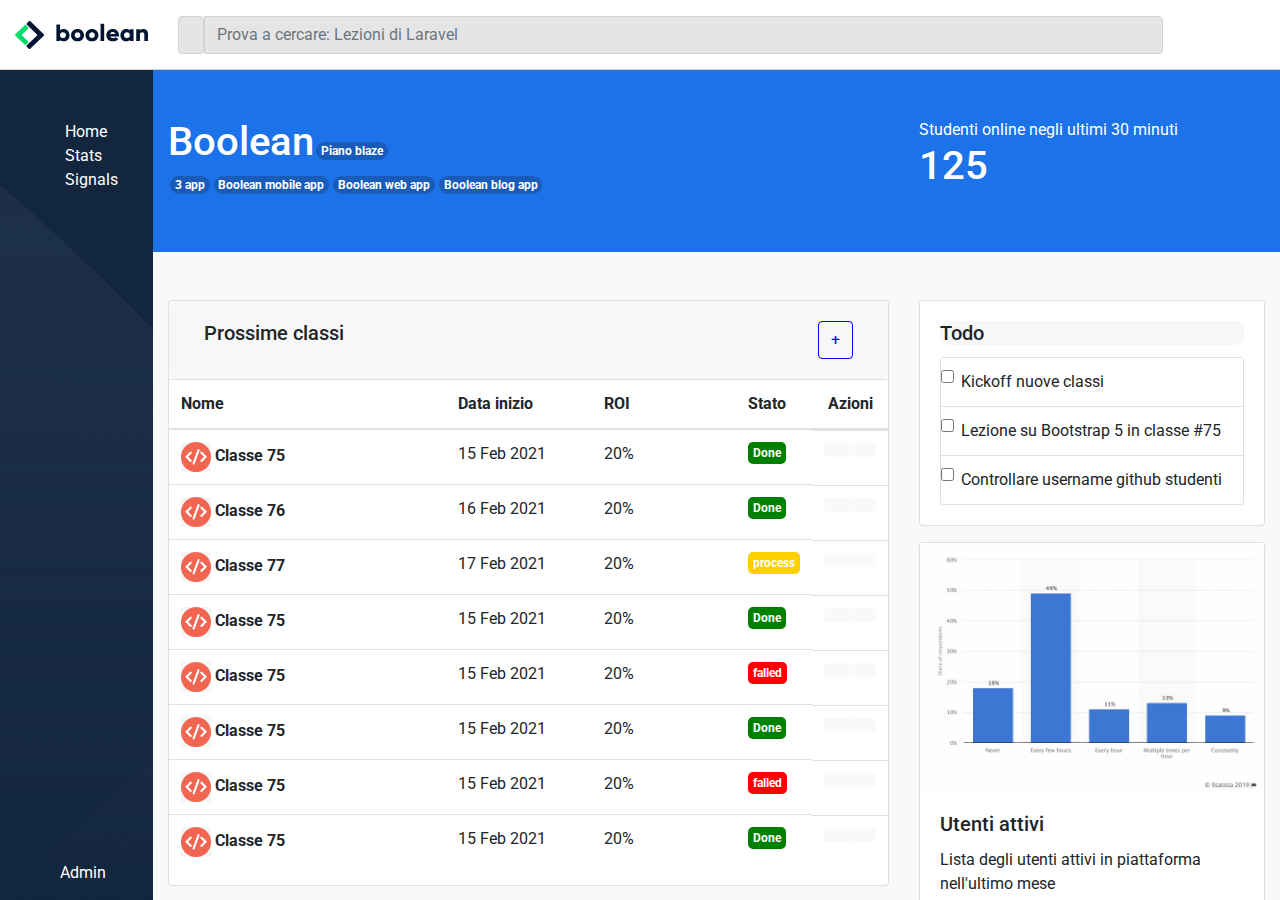
<file: index.html>
<!DOCTYPE html>
<html lang="en">
    <head>
        <meta charset="UTF-8">
        <meta http-equiv="X-UA-Compatible" content="IE=edge">
        <meta name="viewport" content="width=device-width, initial-scale=1.0">
        <title>Bootstrap Dashboard</title>

        <!-- Google-font -->
        <link rel="preconnect" href="https://fonts.googleapis.com">
        <link rel="preconnect" href="https://fonts.gstatic.com" crossorigin>
        <link href="https://fonts.googleapis.com/css2?family=Montserrat:wght@400;700;800&family=Roboto:wght@400;700&display=swap" rel="stylesheet">
        <!-- /Google-font -->

        <!-- Bootstrap-link -->
        <link rel="stylesheet" href="https://cdn.jsdelivr.net/npm/bootstrap@4.4.1/dist/css/bootstrap.min.css" integrity="sha384-Vkoo8x4CGsO3+Hhxv8T/Q5PaXtkKtu6ug5TOeNV6gBiFeWPGFN9MuhOf23Q9Ifjh" crossorigin="anonymous">
        <!-- JavaScript Bundle with Popper -->
        <script src="https://cdn.jsdelivr.net/npm/bootstrap@5.2.2/dist/js/bootstrap.bundle.min.js" integrity="sha384-OERcA2EqjJCMA+/3y+gxIOqMEjwtxJY7qPCqsdltbNJuaOe923+mo//f6V8Qbsw3" crossorigin="anonymous"></script>
        <!-- /Bootstrap-link -->

        <!-- Font-awesome -->
        <link rel="stylesheet" href="https://cdnjs.cloudflare.com/ajax/libs/font-awesome/6.2.0/css/all.min.css" integrity="sha512-xh6O/CkQoPOWDdYTDqeRdPCVd1SpvCA9XXcUnZS2FmJNp1coAFzvtCN9BmamE+4aHK8yyUHUSCcJHgXloTyT2A==" crossorigin="anonymous" referrerpolicy="no-referrer" />
        <!-- /Font-awesome -->


        <link rel="stylesheet" href="css/style.css">
    </head>
    <body>
        <header>
            <div class="container-fluid">
                <div class="row align-items-center">
                    <div class="col-auto d-block d-lg-none">
                        <img class="ms-img-logo" src="../img/mobile-logo.png" alt="mobile-logo">
                    </div>
                    <div class="col-auto d-none d-lg-block">
                        <img src="../img/logo.svg" alt="logo">
                    </div>
                    <div class="col mt-3">
                        <div class="input-group mb-3">
                        <span class="input-group-text" id="basic-addon1"><i class="fa-solid fa-magnifying-glass"></i></span>
                        <input type="text" class="form-control" placeholder="Prova a cercare: Lezioni di Laravel" aria-label="Username" aria-describedby="basic-addon1">
                        </div>
                    </div>
                    <div class="col-auto mr-3">
                        <div class="row justify-content-end">
                            <div class="ms-icons d-none d-lg-block">
                                <i class="ms-icons-header fa-solid fa-list"></i>
                                <i class="ms-icons-header fa-solid fa-circle-question"></i>
                                <i class="ms-icons-header fa-solid fa-ellipsis-vertical"></i>
                            </div>
                            <div class="dropdown">
                                <button class="btn" type="button" data-bs-toggle="dropdown" aria-expanded="false"><i class="fa-solid fa-bell"></i>
                                </button>
                                <ul class="dropdown-menu">
                                  <li><a class="dropdown-item" href="#">Action</a></li>
                                  <li><a class="dropdown-item" href="#">Another action</a></li>
                                  <li><a class="dropdown-item" href="#">Something else here</a></li>
                                </ul>
                            </div>
                            
                        </div>
                    </div>
                </div>
            </div>
        </header>
        <div class="page-container">

            <aside>
                <div class="container" style="margin-top: 30px;">
                    <!-- top-aside -->
                    <div class="row ms-top-aside ms-white">            
                        <div class="col-1"><i class="fa-solid fa-house-user"></i></div>
                        <div class="col d-none d-lg-block text-left">Home</div>                        
                    </div>
                    <div class="row ms-top-aside ms-white">
                        <div class="col-1"><i class="fa-solid fa-signal"></i></div>
                        <div class="col d-none d-lg-block text-left">Stats</div>
                    </div>
                    <div class="row ms-top-aside ms-white">
                        <div class="col-1"><i class="fa-solid fa-signal"></i></div>
                        <div class="col d-none d-lg-block text-left">Signals</div>
                    </div>
                    <!-- /top-aside -->

                    <!-- bottom-aside -->
                    <div class="container">
                    <div class="row ms-bottom-aside ms-white">
                        <div class="col-1"><i class="fa-solid fa-gear"></i></div>
                        <div class="col d-none d-lg-block text-left">Admin</div>
                    </div>
                </div>
                    <!-- /bottom-aside -->

                </div>
            </aside>

            <main>
                <!-- BANNER -->
                <div class="container-fluid banner-top py-5">
                    <div class="row">
                        <div class="col-lg-8 col-md-12">
                            <div class="row" style="padding-left: 15px;"> 
                                <h1>Boolean</h1>
                                <h6><span class="badge badge-banner badge-banner-boolean">Piano blaze</span></h6>
                            </div>
                            <div class="row" style="padding-left: 15px;">
                                <h6><span class="badge badge-banner">3 app</span></h6>
                                <div><i class="fa-solid fa-chevrons-right"></i></div>                               
                                <h6><span class="badge badge-banner">Boolean mobile app</span></h6>
                                <h6><span class="badge badge-banner">Boolean web app</sspan></h6>
                                <h6><span class="badge badge-banner">Boolean blog app</span></h6>
                            </div>
                        </div>
                        <div class="col-lg-4 col-md-12">
                            <span>Studenti online negli ultimi 30 minuti<span>
                            <h1>125</h1>
                        </div>
                    </div>
                </div>
                <!-- /BANNER -->

                <!-- COL-8|COL-4 -->
                <div class="container-fluid py-5">
                    <div class="row">
                        <!-- COL PROSSIME CLASSI|FAQ -->
                        <div class="col-lg-8 col-md-12">
                            <div class="card">
                                <div class="card-body ms-card-title">
                                    <div class="row" style="justify-content: space-between;margin: 0 15px;">
                                        <h5 class="card-title ">Prossime classi</h5>
                                        <div class="dropdown">
                                            <button class="btn ms-btn-table" type="button" data-bs-toggle="dropdown" aria-expanded="false">+
                                            </button>
                                            <ul class="dropdown-menu">
                                            <li><a class="dropdown-item" href="#">Action</a></li>
                                            <li><a class="dropdown-item" href="#">Another action</a></li>
                                            <li><a class="dropdown-item" href="#">Something else here</a></li>
                                            </ul>
                                        </div>
                                    </div>
                                </div>
                                    
                                <table class="table">
                                <thead>
                                    <tr>
                                        <th class="col-6" scope="col">Nome</th>
                                            <th class="col-3 d-none d-lg-table-cell" scope="col-2">Data inizio</th>
                                            <th class="d-none d-md-table-cell" scope="col">ROI</th>
                                            <th scope="col">Stato</th>
                                            <th class="text-center" scope="col">Azioni</th>              
                                    </tr>
                                </thead>

                                <tbody>
                                    <tr>
                                        <th class="col-6" scope="row">
                                            <img class="ms-img-table" src="../img/class-avatar.jpg" alt="class-avatar">
                                            <span>Classe 75</span>   
                                        </th>
                                        <td class="col-3 d-none d-lg-table-cell">15 Feb 2021</td>
                                        <td class="col d-none d-md-table-cell">20%</td>
                                        <td class="col"><h6><span class="badge badge-table-green">Done</span></h6></td>
                                            
                                        <td class="col" style="display: flex;">
                                            <button type="button" class="btn btn-light"><i class="fa-solid fa-pencil"></i></button>
                                            <button type="button" class="btn btn-light"><i class="fa-solid fa-trash"></i></button>
                                        </td>        
                                    </tr>

                                    <tr>
                                        <th class="col-6" scope="row">
                                            <img class="ms-img-table" src="../img/class-avatar.jpg" alt="class-avatar">
                                            <span>Classe 76</span>
                                        </th>
                                        <td class="col-3 d-none d-lg-table-cell">16 Feb 2021</td>
                                        <td class="col d-none d-md-table-cell">20%</td>
                                        <td class="col"><h6><span class="badge badge-table-green">Done</span></h6></td>
                                        <td class="col" style="display: flex;">
                                            <button type="button" class="btn btn-light"><i class="fa-solid fa-pencil"></i></button>
                                            <button type="button" class="btn btn-light"><i class="fa-solid fa-trash"></i></button>
                                        </td>
                                    </tr>

                                    <tr>
                                        <th class="col-6" scope="row">
                                            <img class="ms-img-table" src="../img/class-avatar.jpg" alt="class-avatar">
                                            <span>Classe 77</span>
                                        </th>
                                        <td class="col-3 d-none d-lg-table-cell">17 Feb 2021</td>
                                        <td class="col d-none d-md-table-cell">20%</td>
                                        <td class="col"><h6><span class="badge badge-table-yellow">process</span></h6></td>
                                        <td class="col" style="display: flex;">
                                            <button type="button" class="btn btn-light"><i class="fa-solid fa-pencil"></i></button>
                                            <button type="button" class="btn btn-light"><i class="fa-solid fa-trash"></i></button>
                                        </td>
                                    </tr>

                                    <tr>
                                        <th class="col-6" scope="row">
                                            <img class="ms-img-table" src="../img/class-avatar.jpg" alt="class-avatar">
                                            <span>Classe 75</span>
                                        </th>
                                        <td class="col-3 d-none d-lg-table-cell">15 Feb 2021</td>
                                        <td class="col d-none d-md-table-cell">20%</td>
                                        <td class="col"><h6><span class="badge badge-table-green">Done</span></h6></td>
                                        <td class="col" style="display: flex;">
                                            <button type="button" class="btn btn-light"><i class="fa-solid fa-pencil"></i></button>
                                            <button type="button" class="btn btn-light"><i class="fa-solid fa-trash"></i></button>
                                        </td>
                                    </tr>

                                    <tr>
                                        <th class="col-6" scope="row">
                                            <img class="ms-img-table" src="../img/class-avatar.jpg" alt="class-avatar">
                                            <span>Classe 75</span>
                                        </th>
                                        <td class="col-3 d-none d-lg-table-cell">15 Feb 2021</td>
                                        <td class="col d-none d-md-table-cell">20%</td>
                                        <td class="col"><h6><span class="badge badge-table-red">falled</span></h6></td>
                                        <td class="col" style="display: flex;">
                                            <button type="button" class="btn btn-light"><i class="fa-solid fa-pencil"></i></button>
                                            <button type="button" class="btn btn-light"><i class="fa-solid fa-trash"></i></button>
                                        </td>
                                    </tr>

                                    <tr>
                                        <th class="col-6" scope="row">
                                            <img class="ms-img-table" src="../img/class-avatar.jpg" alt="class-avatar">
                                            <span>Classe 75</span>
                                        </th>
                                        <td class="col-3 d-none d-lg-table-cell">15 Feb 2021</td>
                                        <td class="col d-none d-md-table-cell">20%</td>
                                        <td class="col"><h6><span class="badge badge-table-green">Done</span></h6></td>
                                        <td class="col" style="display: flex;">
                                            <button type="button" class="btn btn-light"><i class="fa-solid fa-pencil"></i></button>
                                            <button type="button" class="btn btn-light"><i class="fa-solid fa-trash"></i></button>
                                        </td>
                                    </tr>

                                    <tr>
                                        <th class="col-6" scope="row">
                                            <img class="ms-img-table" src="../img/class-avatar.jpg" alt="class-avatar">
                                            <span>Classe 75</span>
                                        </th>
                                        <td class="col-3 d-none d-lg-table-cell">15 Feb 2021</td>
                                        <td class="col d-none d-md-table-cell">20%</td>
                                        <td class="col"><h6><span class="badge badge-table-red">falled</span></h6></td>
                                        <td class="col" style="display: flex;">
                                            <button type="button" class="btn btn-light"><i class="fa-solid fa-pencil"></i></button>
                                            <button type="button" class="btn btn-light"><i class="fa-solid fa-trash"></i></button>
                                        </td>
                                    </tr>

                                    <tr>
                                        <th class="col-6" scope="row">
                                            <img class="ms-img-table" src="../img/class-avatar.jpg" alt="class-avatar">
                                            <span>Classe 75</span>
                                        </th>
                                        <td class="col-3 d-none d-lg-table-cell">15 Feb 2021</td>
                                        <td class="col d-none d-md-table-cell">20%</td>
                                        <td class="col"><h6><span class="badge badge-table-green">Done</span></h6></td>
                                        <td class="col" style="display: flex;">
                                            <button type="button" class="btn btn-light"><i class="fa-solid fa-pencil"></i></button>
                                            <button type="button" class="btn btn-light"><i class="fa-solid fa-trash"></i></button>
                                        </td>
                                    </tr>
                                        
                                </tbody>
                                </table>
                                
                            </div>

                            <!-- FAQ -->
                            <div class="card mt-3" style="width: 100%;">
                                <h5 class="card-title ms-card-title">F.A.Q</h5>
                                <div class="accordion" id="accordionPanelsStayOpenExample">
                                    <div class="accordion-item">
                                        <span class="accordion-header" id="panelsStayOpen-headingOne">
                                        <button class="accordion-button" type="button" data-bs-toggle="collapse" data-bs-target="#panelsStayOpen-collapseOne" aria-expanded="true" aria-controls="panelsStayOpen-collapseOne">
                                            Come aggiungere una nuova classe?
                                        </button>
                                        </span>
                                        <div id="panelsStayOpen-collapseOne" class="accordion-collapse collapse show" aria-labelledby="panelsStayOpen-headingOne">
                                            <div class="accordion-body">
                                                <strong>This is the first item's accordion body.</strong> It is shown by default, until the collapse plugin adds the appropriate classes that we use to style each element. These classes control the overall appearance, as well as the showing and hiding via CSS transitions. You can modify any of this with custom CSS or overriding our default variables. It's also worth noting that just about any HTML can go within the <code>.accordion-body</code>, though the transition does limit overflow.
                                            </div>
                                        </div>
                                    </div>
                                </div>
                                    <hr>
                                    <div class="accordion" id="accordionPanelsStayOpenExample">
                                        <div class="accordion-item">
                                            <span class="accordion-header" id="panelsStayOpen-headingOne">
                                            <button class="accordion-button" type="button" data-bs-toggle="collapse" data-bs-target="#panelsStayOpen-collapseOne" aria-expanded="true" aria-controls="panelsStayOpen-collapseOne">
                                            Come aggiungere una nuova classe?
                                            </button>
                                            </span>
                                            <div id="panelsStayOpen-collapseOne" class="accordion-collapse collapse show" aria-labelledby="panelsStayOpen-headingOne">
                                                <div class="accordion-body">
                                                    <strong>This is the first item's accordion body.</strong> It is shown by default, until the collapse plugin adds the appropriate classes that we use to style each element. These classes control the overall appearance, as well as the showing and hiding via CSS transitions. You can modify any of this with custom CSS or overriding our default variables. It's also worth noting that just about any HTML can go within the <code>.accordion-body</code>, though the transition does limit overflow.
                                                 </div>
                                            </div>
                                        </div>
                                    </div>
                                
                                    <hr>
                                    <div class="accordion" id="accordionPanelsStayOpenExample">
                                        <div class="accordion-item">
                                            <span class="accordion-header" id="panelsStayOpen-headingOne">
                                            <button class="accordion-button" type="button" data-bs-toggle="collapse" data-bs-target="#panelsStayOpen-collapseOne" aria-expanded="true" aria-controls="panelsStayOpen-collapseOne">
                                            Come aggiungere una nuova classe?
                                            </button>
                                            </span>
                                            <div id="panelsStayOpen-collapseOne" class="accordion-collapse collapse show" aria-labelledby="panelsStayOpen-headingOne">
                                                <div class="accordion-body">
                                                    <strong>This is the first item's accordion body.</strong> It is shown by default, until the collapse plugin adds the appropriate classes that we use to style each element. These classes control the overall appearance, as well as the showing and hiding via CSS transitions. You can modify any of this with custom CSS or overriding our default variables. It's also worth noting that just about any HTML can go within the <code>.accordion-body</code>, though the transition does limit overflow.
                                                </div>
                                            </div>       
                                        </div>
                                    </div>                                
                            </div>
                        </div>
                            <!-- COL TODO|UTENTI ATTIVI -->
                            <div class="col-lg-4 col-md-12">     
                                <div class="card" style="width: 100%;">
                                    <div class="card-body">
                                    <h5 class="card-title ms-card-title">Todo</h5>
                                        <div class="container-fluid">
                                            <div class="row">
                                                <div class="card" style="width: 100%;">
                                                    <ul class="list-group list-group-flush">
                                                    <li class="list-group-item"><input class="form-check-input mt-0" type="checkbox" value="" aria-label="Checkbox for following text input"> Kickoff nuove classi</li>
                                                    <li class="list-group-item"><input class="form-check-input mt-0" type="checkbox" value="" aria-label="Checkbox for following text input"> Lezione su Bootstrap 5 in classe #75</li>
                                                    <li class="list-group-item"><input class="form-check-input mt-0" type="checkbox" value="" aria-label="Checkbox for following text input"> Controllare username github studenti</li>
                                                    </ul>
                                                </div>
                                            </div>
                                        </div>
                                    </div>
                                </div>
                               
                                <div class="card mt-3" style="width: 100%;">
                                    <img src="../img/stats.jpeg" class="stats" alt="...">
                                    <div class="card-body">
                                        <h5 class="card-title">Utenti attivi</h5>
                                        <p class="card-text">Lista degli utenti attivi in piattaforma nell'ultimo mese</p>
                                        <div class="card" style="width: 100%;">
                                            <ul class="list-group list-group-flush">
                                            <li class="list-group-item"> Gennaio: 1200</li>
                                            <li class="list-group-item"> Febbraio: 800</li>
                                            <li class="list-group-item"> Marzo 1500</li>
                                            </ul>
                                        </div>
                                        <a href="#" class="btn btn-primary">Go somewhere</a>
                                    </div>
                                </div>
                            </div>
                            <!-- /COL TODO|UTENTI ATTIVI -->                   
                    </div>
                   
                </div>
                <!-- /COL-8|COL-4 -->
            </main>
        </div>
    </body>
</html>
</file>
<file: css/style.css>
/* -----------
    RESET
    ---------- */

* {
    box-sizing: border-box;
    margin: 0;
    padding: 0;
}

/* ----------
    CORE
    --------- */
body {
font-family: 'Montserrat', sans-serif;
font-family: 'Roboto', sans-serif;
}

header {
    background-color: #fff;
    height: 70px;
    display: flex;
    align-items: center;
    position: fixed;
    top: 0;
    right: 0;
    left: 0;
    border-bottom: 1px solid lightgray;
}

aside {
    width: auto;
    background-color: #12263e;
    flex-shrink: 0;
    padding: 20px;
    background-image: url(../img/sidebar-bg.png);
}

main {
    background-color: #f8f9fa;
    flex-grow: 1;
    overflow-y: auto;
}

/* ----------
    CONTAINERS
    --------- */
.page-container {
    height: calc(100vh - 70px);
    background-color: lightgrey;
    display: flex;
    margin-top: 70px;
}

/* ---------
    IMMAGINI
    -------- */

img {
    width: 100%;
}

.ms-img-logo {
    width: 45px;
    background-color: transparent;
    text-align: center;
}

.ms-img-table {
    width: 30px;
}

/* ---------
    ICONS
    -------- */

    .fa-bell {
        color: orange;
        margin-top: 4px;
    }
    
    .ms-icons {
        margin-top: 7px;  
    }
    .ms-icons-header  {
        margin-right: 20px;
        margin-top: 4px;
    }

    .fa-chevrons-right {
        color: white;
    }

    /* ----------
    RESET BOOTSTRAP
    ------------- */
    .form-control, .input-group-text {
        background-color: #e5e5e5;
    }

    .accordion-button {
        border: none;
        background-color: transparent;
    }

    .badge-banner-boolean {
        margin-top: 22px;
    }

    .ms-card-title {
        background-color: #f7f7f7;
        /* padding: 15px 0; */
        border-radius: 8px;
    }

    .badge-banner {
        border: 2px solid #1c72e8;
        background-color: #185bb9;
        border-radius: 20px;
    }

    .badge-table-green {
        /* border: 2px solid #1c72e8; */
        background-color: green;
        border-radius: 5px;
        color: white;
        padding: 5px;
    }
    .badge-table-yellow {
        background-color: rgb(255, 208, 0);
        border-radius: 5px;
        color: white;
        padding: 5px;
    }
    .badge-table-red {
        background-color: red;
        border-radius: 5px;
        color: white;
        padding: 5px;
    }

    .ms-btn-table {
        border:1px solid blue;
        color: blue;
    }
    .ms-white:hover {
        background-color: rgba(255, 255, 255, 0.5);
    }


    /* ---------
        MAIN
        -------- */
        .banner-top {
            background-color: #1c72e8;
            color: white;
        }

        /* --------
            ASIDE
            ------- */
        aside {
            color: white;
            position: relative;
        }

        .ms-bottom-aside {
            position: absolute;
            bottom: 0;
            left: 0;
            right: 0;
            margin: auto;
            margin-left: 15px;
            margin-bottom: 15px;
        }

        .list-group-item {
            background-color: transparent;
            cursor: pointer;
        }
</file>
